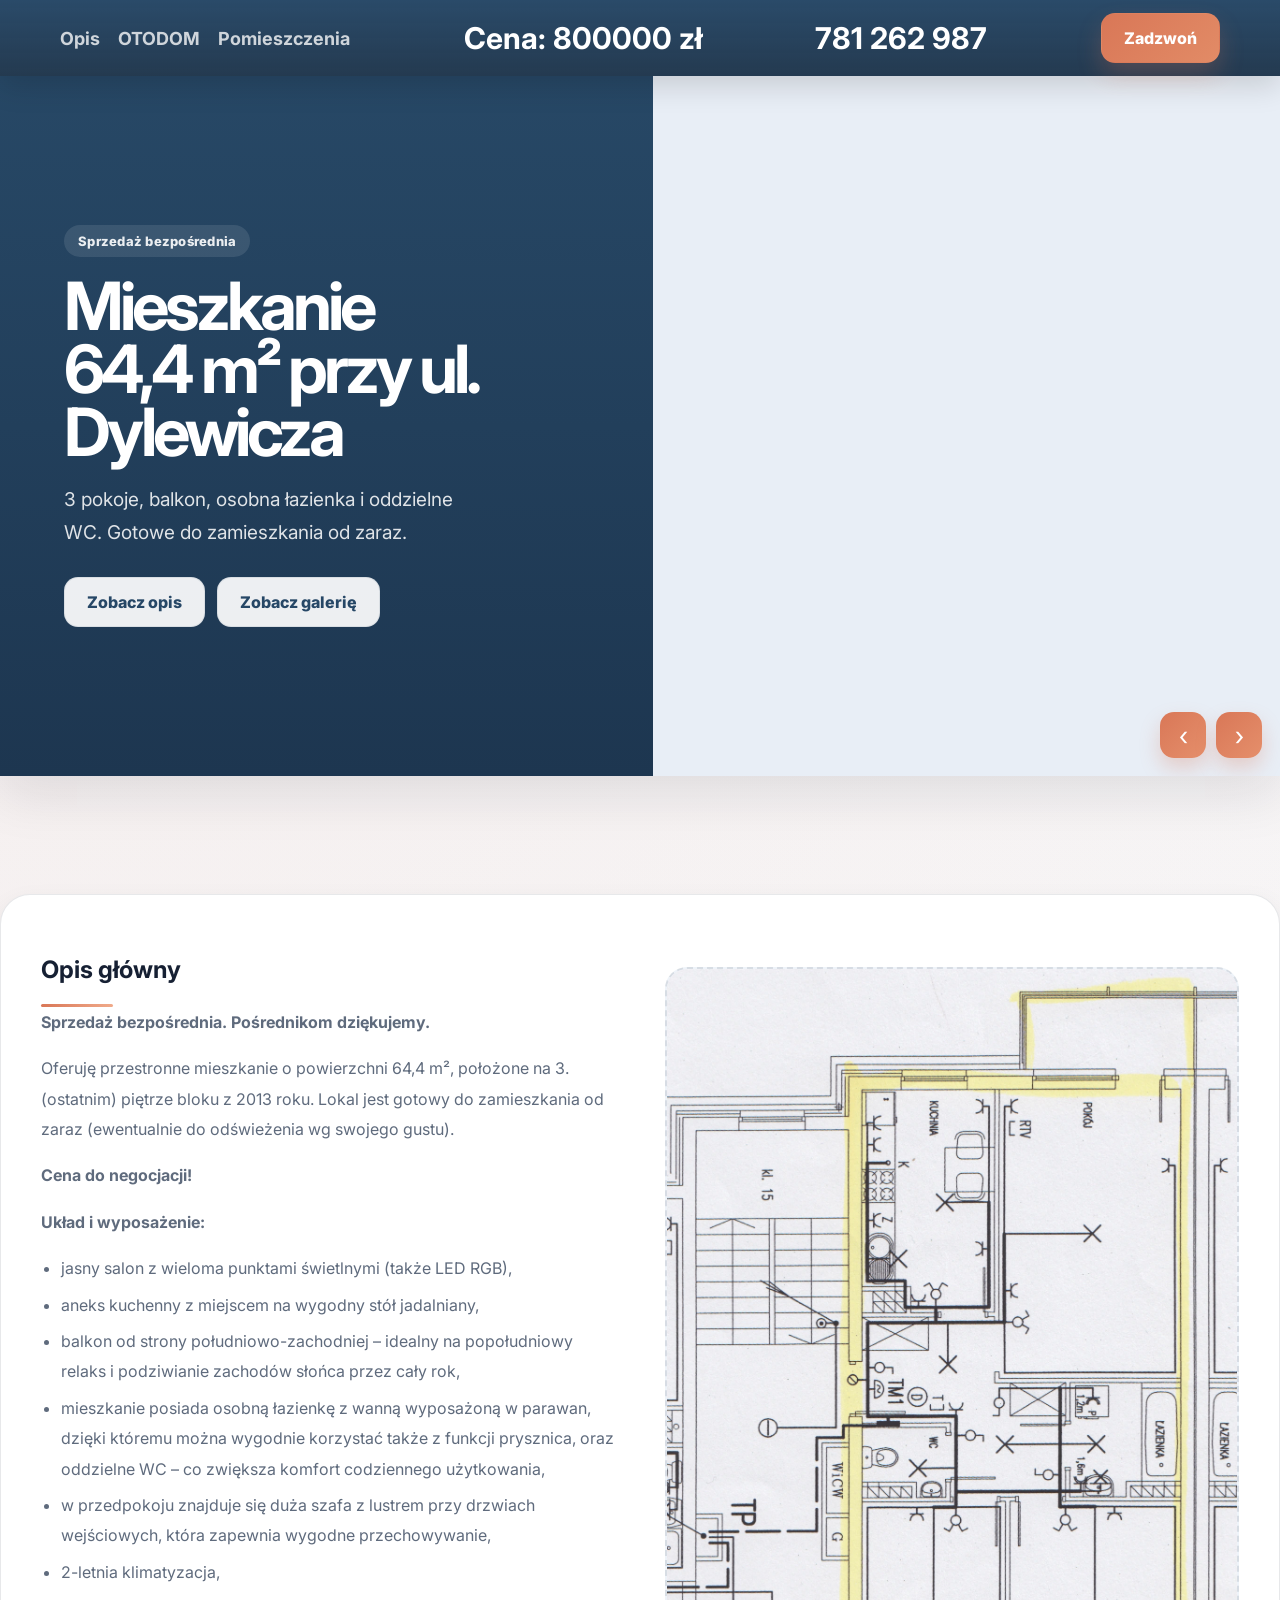
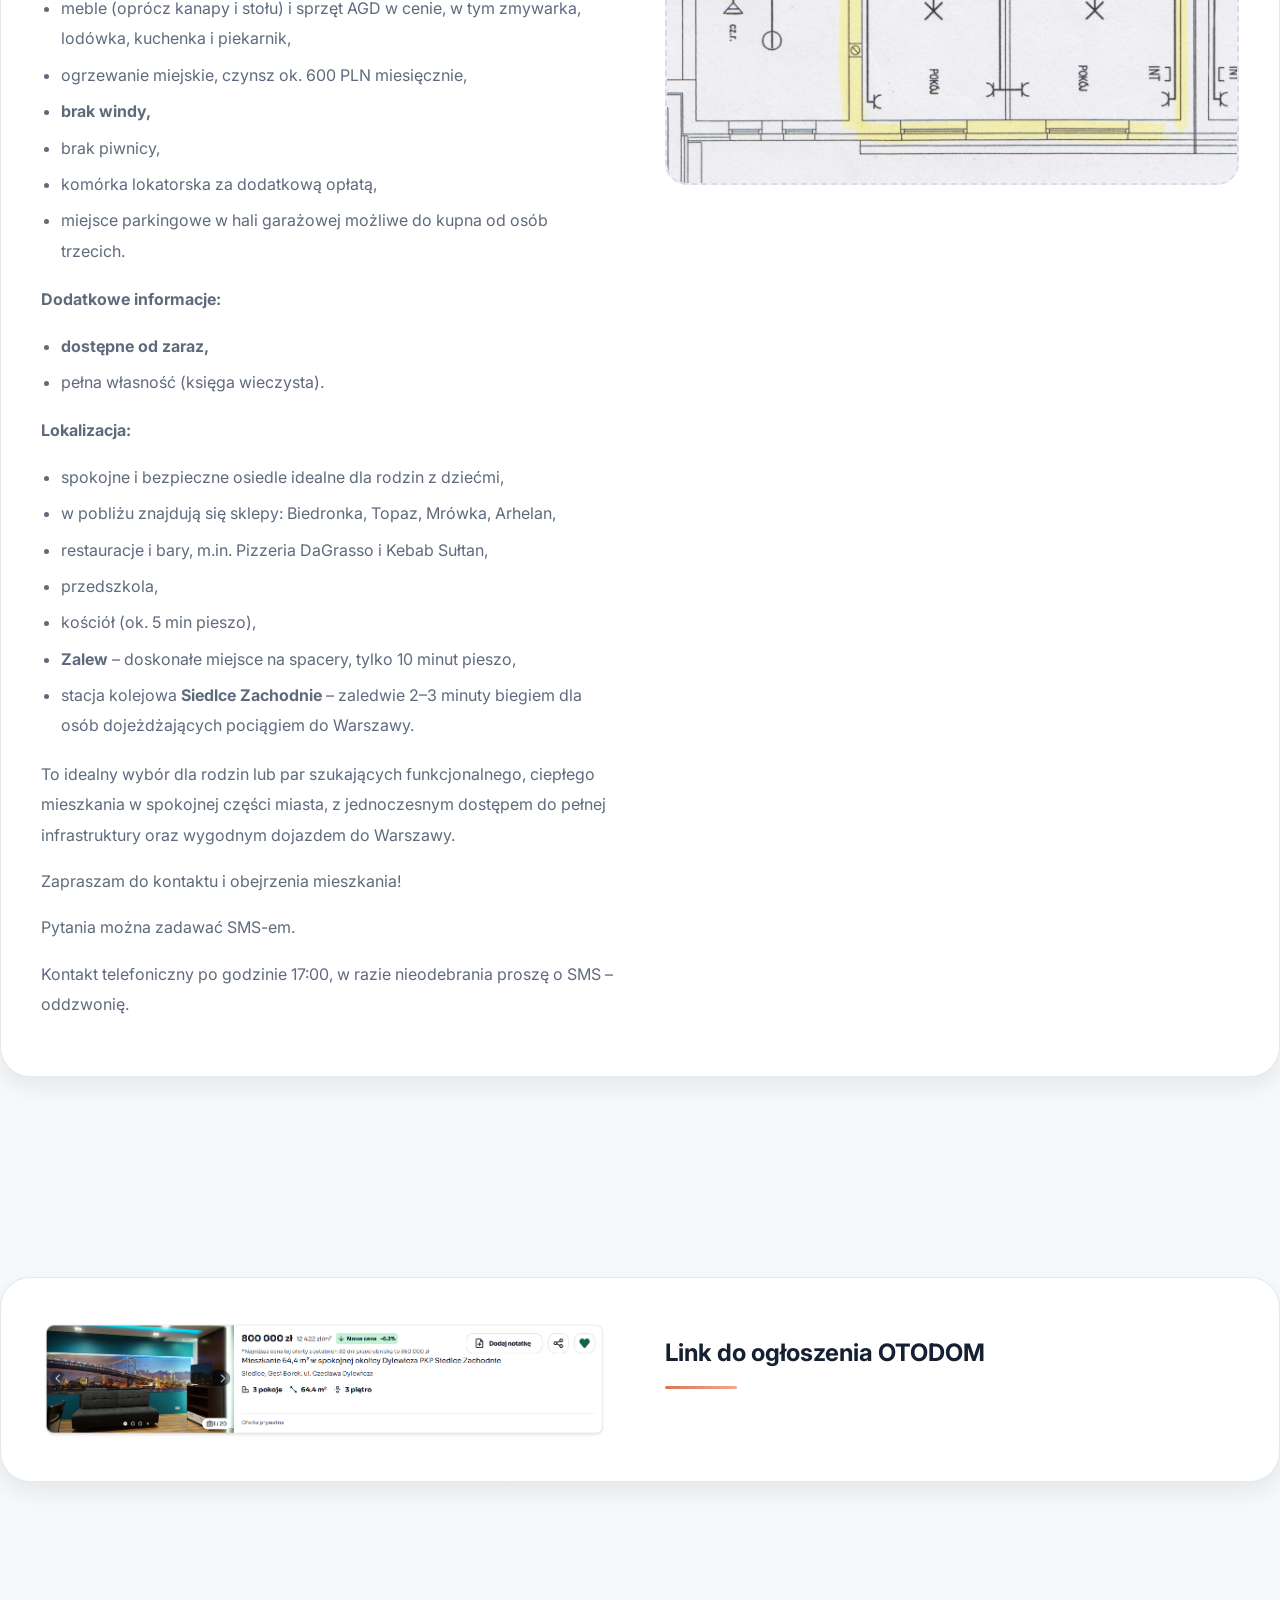
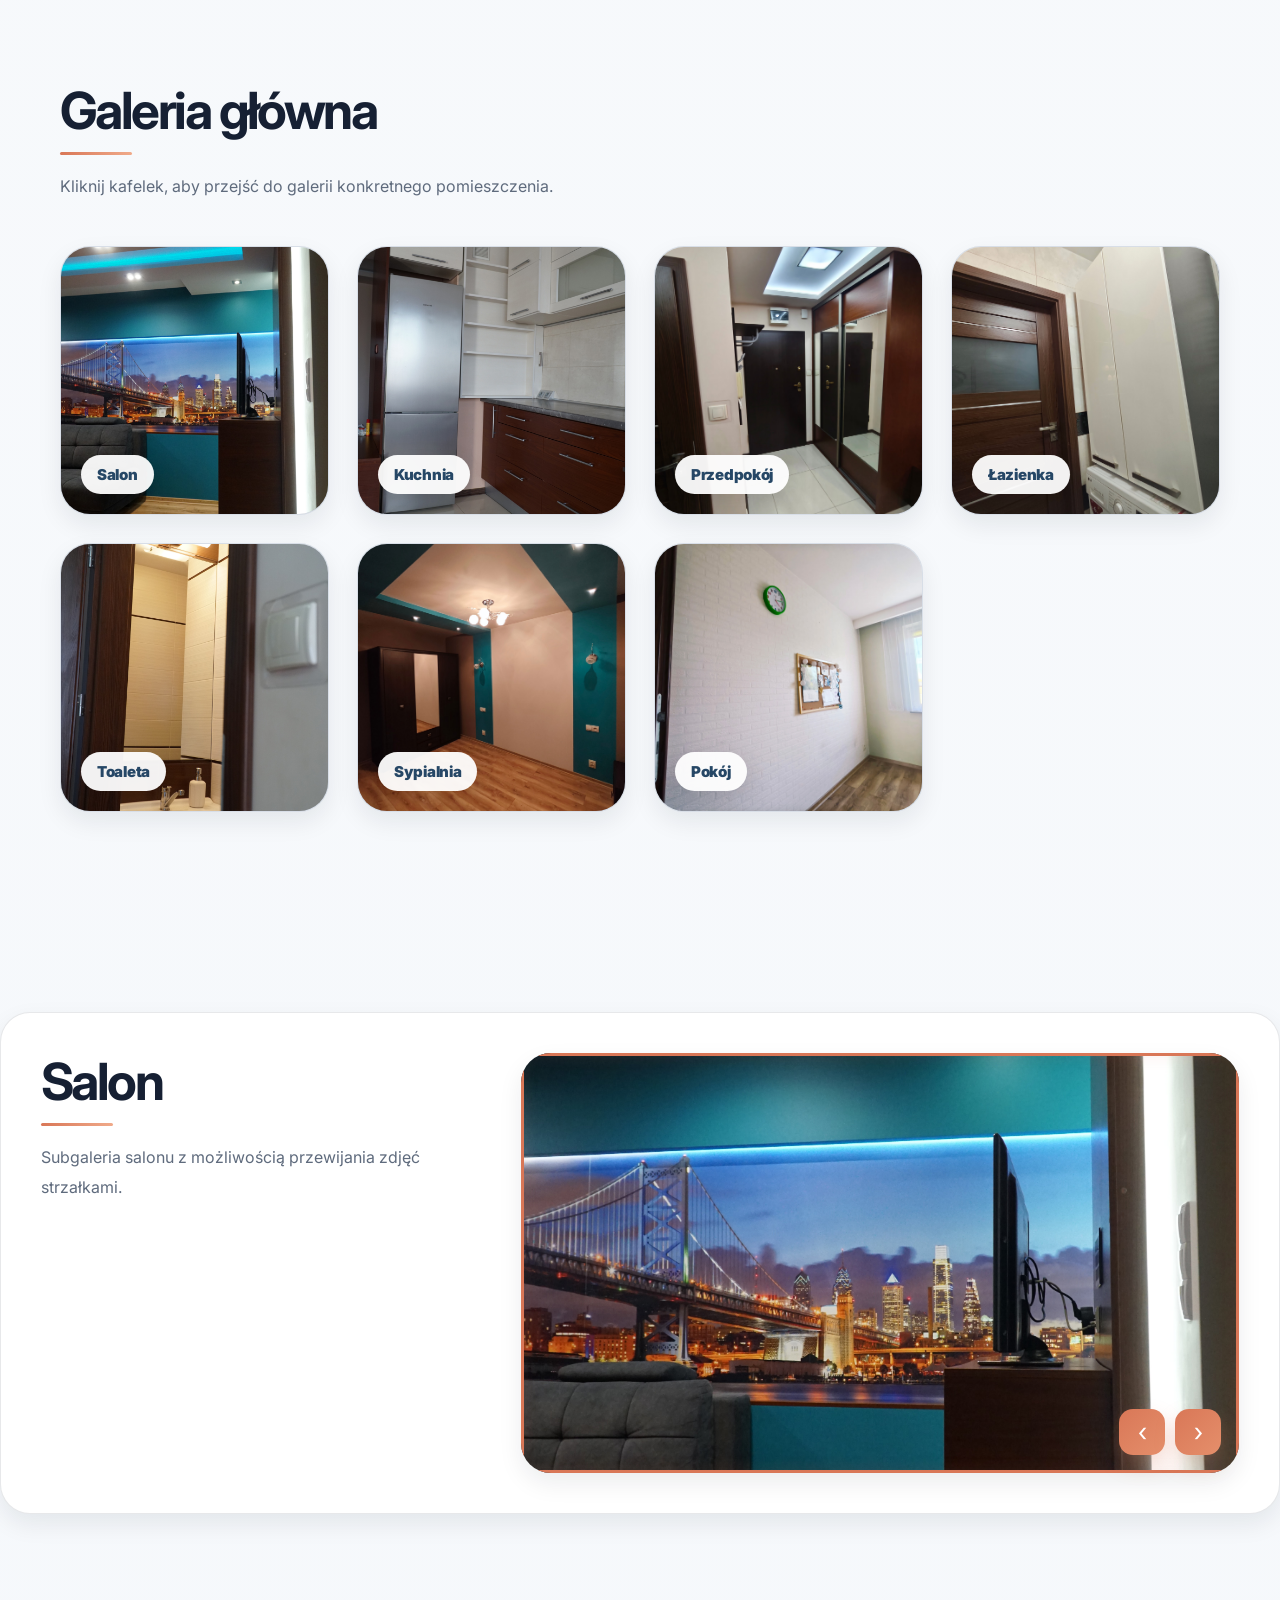
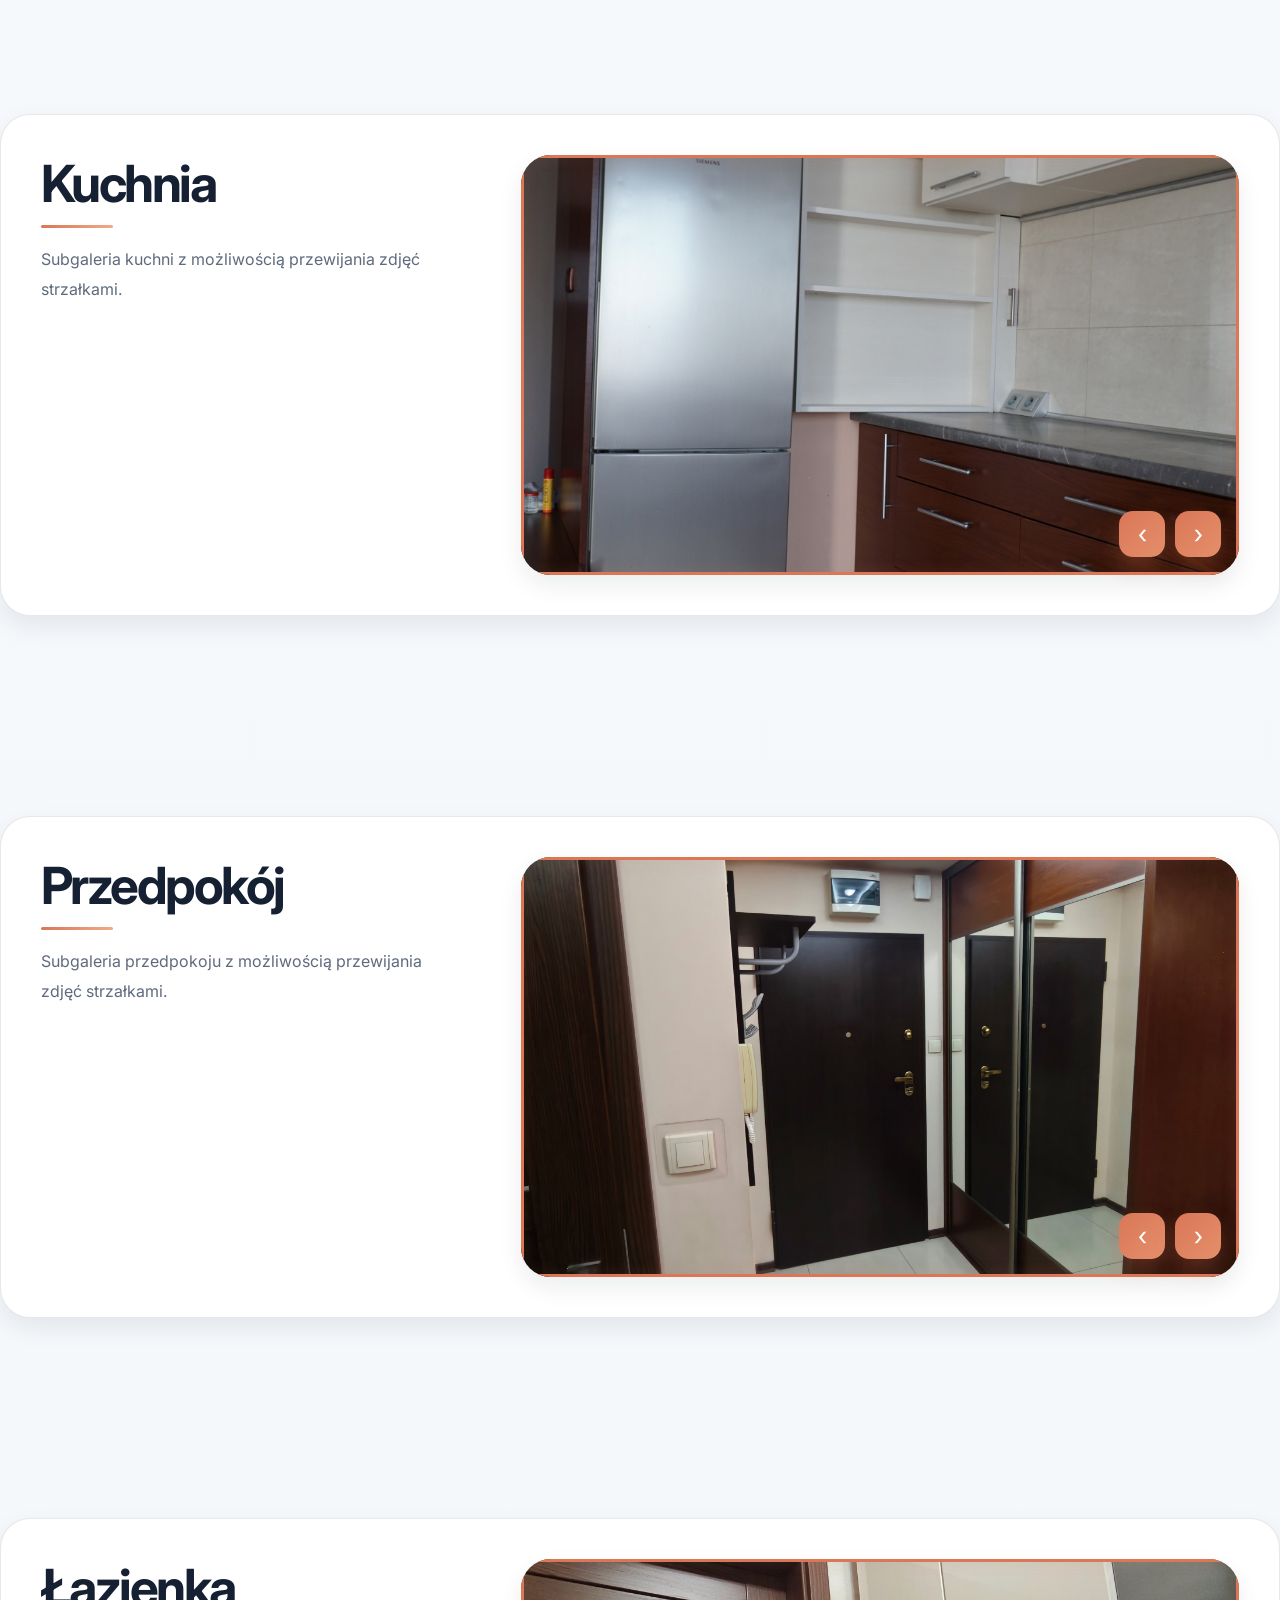
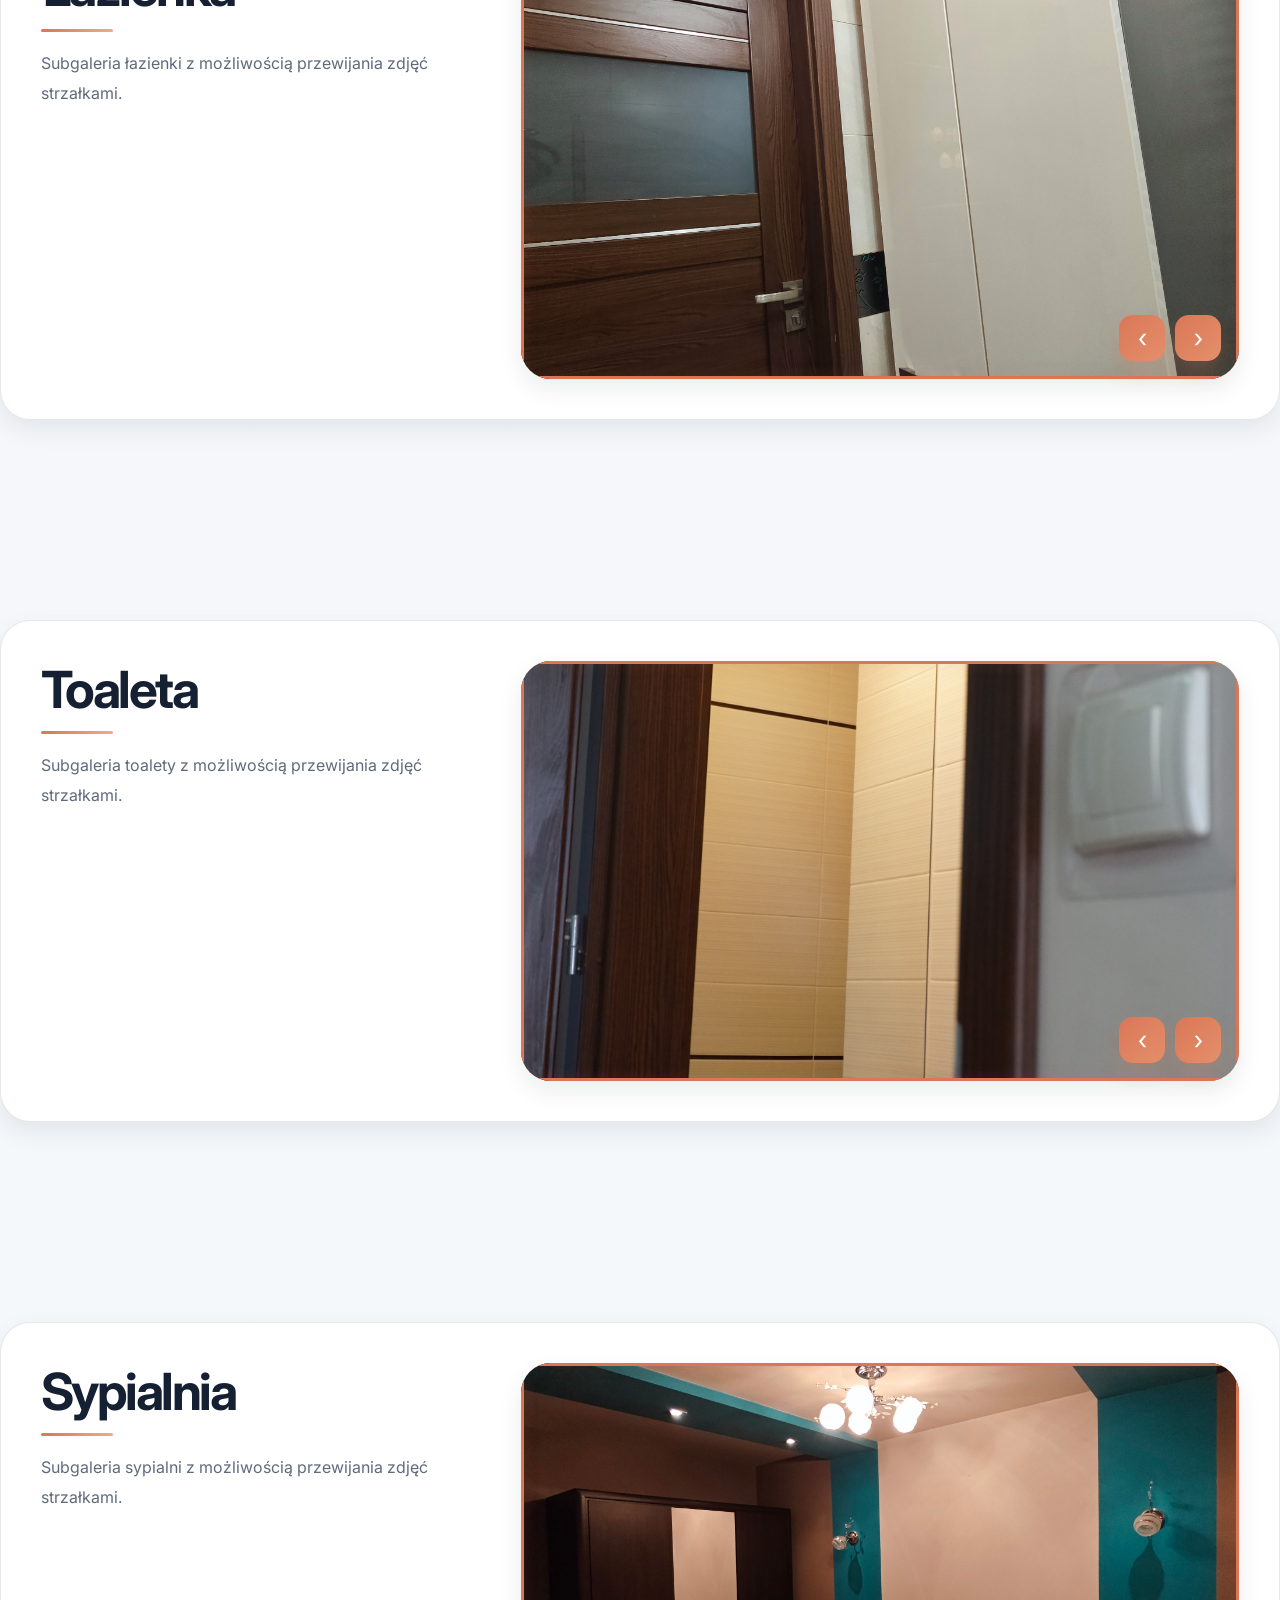
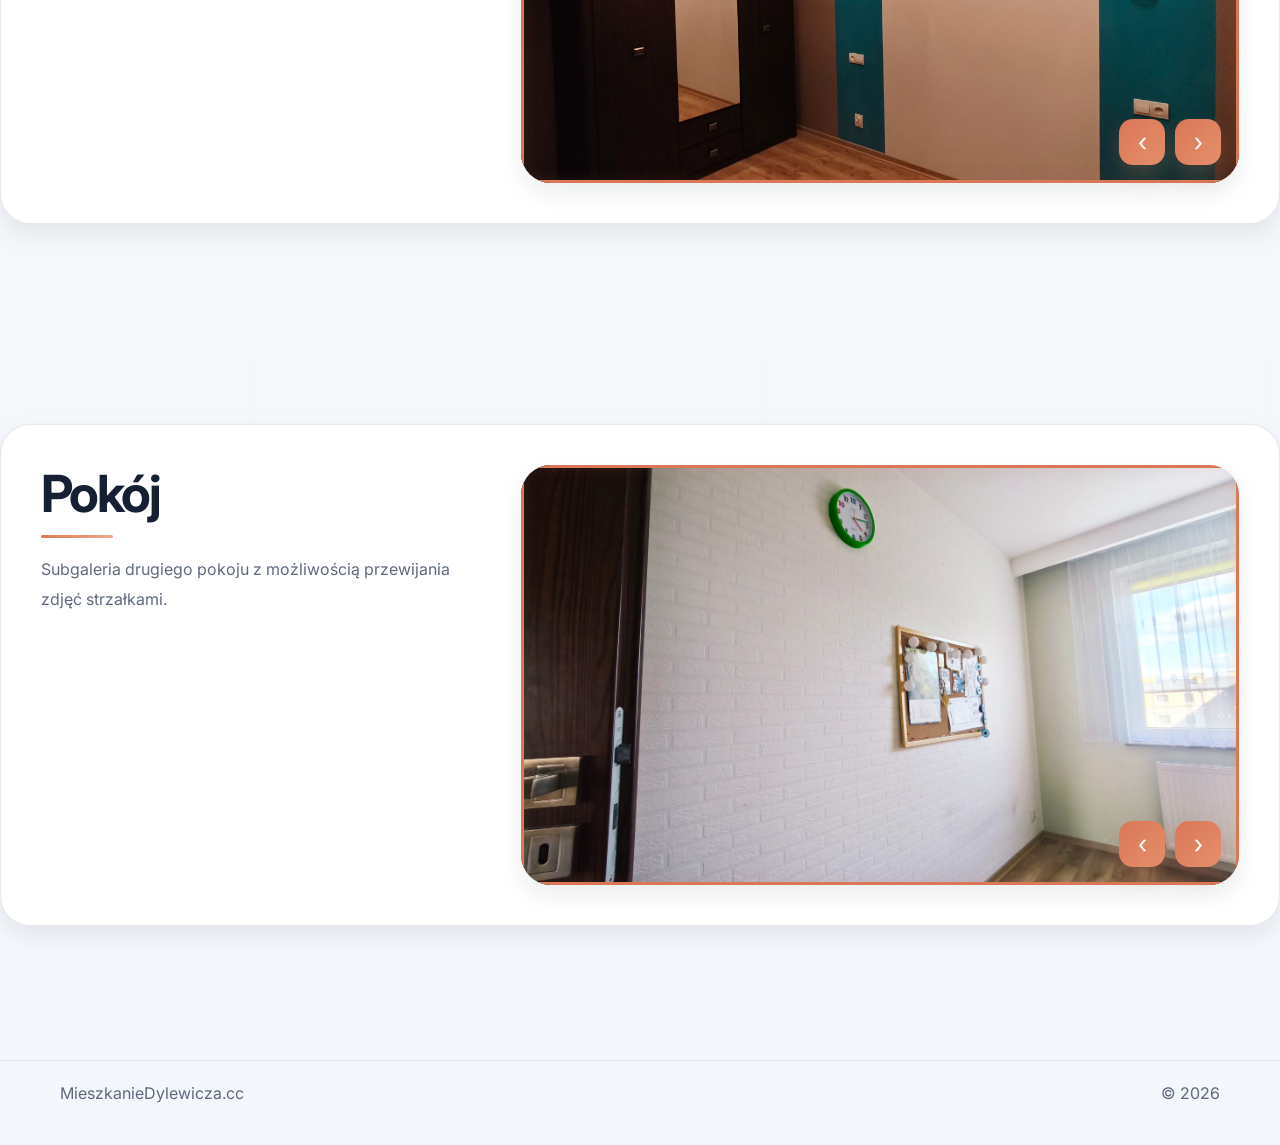
<file: index.html>
<!doctype html>
<html lang="pl">
<head>
  <meta charset="UTF-8" />
  <meta name="viewport" content="width=device-width, initial-scale=1.0" />
  <meta name="color-scheme" content="light" />
  <title>Mieszkanie 64,4 m² Dylewicza, Siedlce</title>
  <meta name="description" content="Mieszkanie 64,4 m² przy ul. Dylewicza w Siedlcach. 3 pokoje, balkon, osobna łazienka i oddzielne WC." />
  <meta property="og:title" content="Mieszkanie 64,4 m² przy ul. Dylewicza, Siedlce" />
  <meta property="og:description" content="Sprzedaż bezpośrednia mieszkania 64,4 m². 3 pokoje, balkon, osobna łazienka i oddzielne WC." />
  <meta property="og:type" content="website" />
  <meta property="og:url" content="https://beta.mieszkaniedylewicza.cc/" />
  <meta property="og:image" content="https://beta.mieszkaniedylewicza.cc/images/salon/salon-11.jpeg" />
  <meta name="twitter:card" content="summary_large_image" />
  <meta name="twitter:title" content="Mieszkanie 64,4 m² przy ul. Dylewicza, Siedlce" />
  <meta name="twitter:description" content="Sprzedaż bezpośrednia mieszkania 64,4 m². 3 pokoje, balkon, osobna łazienka i oddzielne WC." />
  <link rel="canonical" href="https://beta.mieszkaniedylewicza.cc/" />
  <link rel="preconnect" href="https://fonts.googleapis.com">
  <link rel="preconnect" href="https://fonts.gstatic.com" crossorigin>
  <link href="https://fonts.googleapis.com/css2?family=Inter:wght@400;500;600;700;800;900&display=swap" rel="stylesheet">
  <link rel="stylesheet" href="assets/css/style.css" />
</head>
<body>
  <div data-include="partials/hero.html"></div>
  <div data-include="partials/opis.html"></div>
  <div data-include="partials/otodom.html"></div>
  <div data-include="partials/selektor_galerii_pokoi.html"></div>
  <div data-include="partials/galeria_pokoi.html"></div>

  <div data-include="partials/footer.html"></div>
  <div data-include="partials/lightbox.html"></div>

  <script src="assets/js/includes.js"></script>
  <script src="assets/js/main.js"></script>
  <script src="assets/js/gallery.js"></script>
</body>
</html>
</file>
<file: assets/css/style.css>
:root {
  --bg: #f4f7fb;
  --surface: #ffffff;
  --surface-2: #eef3f9;
  --text: #162033;
  --muted: #5f6b7d;
  --line: rgba(22, 32, 51, 0.10);
  --primary: #264766;
  --primary-2: #355f84;
  --accent: #d97757;
  --accent-2: #f2c6ad;
  --shadow: 0 18px 50px rgba(16, 24, 40, 0.10);
  --shadow-soft: 0 10px 24px rgba(16, 24, 40, 0.08);
  --radius-xl: 30px;
  --radius-lg: 22px;
  --radius-md: 16px;
  --radius-sm: 12px;
  --max: 100%;
  --max-content: 100%;
  --padding: clamp(16px, 5vw, 60px);
}

* { box-sizing: border-box; }
html { scroll-behavior: smooth; }
body {
  margin: 0;
  font-family: Inter, Arial, sans-serif;
  color: var(--text);
  background:
    radial-gradient(circle at top left, rgba(217,119,87,0.10), transparent 28%),
    linear-gradient(180deg, #f8fafc 0%, var(--bg) 100%);
  overflow-x: hidden;
}
a { color: inherit; text-decoration: none; }
img { display: block; width: 100%; height: auto; }
button, input, textarea, select { font: inherit; }
::selection { background: rgba(217,119,87,0.22); }

.wrap {
  width: 100%;
  max-width: var(--max-content);
  margin: 0 auto;
  padding: 0 var(--padding);
}
.wrap-hero {
  width: 100%;
  max-width: var(--max-content);
  margin: 0 auto;
  /* padding: 0 var(--padding); */
}
.section {
  width: 100vw;
  position: relative;
  left: 50%;
  right: 50%;
  margin-left: -50vw;
  margin-right: -50vw;
  padding: clamp(40px, 8vw, 100px) 0;
}

.topbar {
  position: sticky;
  top: 0;
  z-index: 50;
  width: 100%;
  background: linear-gradient(180deg, rgba(38,71,102,0.98), rgba(27,50,73,0.96));
  backdrop-filter: blur(12px);
  color: #fff;
  box-shadow: 0 10px 30px rgba(0,0,0,0.14);
}
.topbar-inner {
  width: 100%;
  max-width: var(--max-content);
  margin: 0 auto;
  padding: 0 var(--padding);
  min-height: 76px;
  display: flex;
  align-items: center;
  justify-content: space-between;
  gap: 16px;
  position: relative;
}
.brand {
  display: inline-flex;
  align-items: center;
  gap: 12px;
  font-weight: 900;
  letter-spacing: -0.02em;
  white-space: nowrap;
}
.brand-mark {
  width: 40px;
  height: 40px;
  display: grid;
  place-items: center;
  border-radius: 999px;
  background: linear-gradient(135deg, var(--accent) 0%, #ef9f7d 100%);
  color: #fff;
  box-shadow: 0 10px 20px rgba(217,119,87,0.30);
}
.menu {
  display: flex;
  align-items: center;
  gap: 18px;
  flex-wrap: wrap;
  justify-content: center;
  color: rgba(255,255,255,0.78);
  font-weight: 700;
  font-size: 18px;
}
.menu a:hover, .menu a.active { color: #fff; }
.menu-toggle {
  display: none;
  border: 0;
  background: transparent;
  color: #fff;
  font-size: 26px;
  cursor: pointer;
  padding: 12px;
}
.menu-toggle:focus-visible,
button:focus-visible,
a:focus-visible {
  outline: 3px solid rgba(255,255,255,0.85);
  outline-offset: 2px;
}
.menu.open {
  position: absolute;
  top: calc(100% + 12px);
  right: 16px;
  left: 16px;
  display: flex;
  flex-direction: column;
  gap: 12px;
  padding: 18px 20px;
  background: rgba(19, 40, 61, 0.96);
  border-radius: 22px;
  box-shadow: 0 24px 60px rgba(0,0,0,0.18);
}
.menu.open a {
  color: rgba(255,255,255,0.92);
}
.menu.open a.active,
.menu.open a:hover {
  color: #fff;
}
.phone-pill {
  display: inline-flex;
  align-items: center;
  gap: 8px;
  font-size: 30px;
  font-weight: 700;
  white-space: nowrap;
  color: #fff;
}
.book-btn, .ghost-btn, .cta-btn {
  display: inline-flex;
  align-items: center;
  justify-content: center;
  gap: 10px;
  padding: 14px 22px;
  border-radius: 14px;
  font-weight: 800;
  border: 1px solid transparent;
  transition: transform .2s ease, box-shadow .2s ease, background .2s ease, color .2s ease, border-color .2s ease;
}
.book-btn, .cta-btn {
  background: linear-gradient(135deg, var(--accent) 0%, #e28b66 100%);
  color: #fff;
  box-shadow: 0 12px 24px rgba(217,119,87,0.24);
}
.ghost-btn {
  background: rgba(255,255,255,0.92);
  color: var(--primary);
  border-color: rgba(38,71,102,0.10);
}
.book-btn:hover, .ghost-btn:hover, .cta-btn:hover {
  transform: translateY(-1px);
  box-shadow: 0 14px 30px rgba(16, 24, 40, 0.14);
}

.hero {
  padding: 0 0 18px;
}
.hero-grid {
  display: grid;
  grid-template-columns: 1.02fr .98fr;
  min-height: clamp(460px, 56vw, 700px);
  overflow: hidden;
  /* border-radius: var(--radius-xl); */
  box-shadow: var(--shadow);
}
.hero-copy {
  background: linear-gradient(180deg, #274866 0%, #1d3650 100%);
  color: #fff;
  padding: clamp(42px, 5vw, 78px);
  display: flex;
  flex-direction: column;
  justify-content: center;
}
.eyebrow {
  display: inline-flex;
  align-items: center;
  gap: 8px;
  width: fit-content;
  padding: 8px 14px;
  border-radius: 999px;
  background: rgba(255,255,255,0.10);
  color: rgba(255,255,255,0.90);
  font-size: 13px;
  font-weight: 800;
  letter-spacing: .02em;
  margin-bottom: 18px;
}
.hero h1 {
  margin: 0;
  font-size: clamp(40px, 5.2vw, 68px);
  line-height: .95;
  letter-spacing: -0.06em;
  max-width: 10ch;
}
.lead {
  margin: 18px 0 0;
  font-size: clamp(16px, 1.8vw, 19px);
  line-height: 1.75;
  color: rgba(255,255,255,0.86);
  max-width: 34ch;
}
.hero-actions {
  margin-top: 28px;
  display: flex;
  flex-wrap: wrap;
  gap: 12px;
}
.hero-media, .hero-slider {
  position: relative;
  min-height: 100%;
  background: #e8eef6;
}
.hero-media img, .slide img {
  width: 100%;
  height: 100%;
  object-fit: cover;
}
.hero-arrows, .sub-controls {
  position: absolute;
  right: 18px;
  bottom: 18px;
  display: flex;
  gap: 10px;
  z-index: 2;
}
.arrow, .sub-btn {
  width: 46px;
  height: 46px;
  border: 0;
  border-radius: 14px;
  background: linear-gradient(135deg, var(--accent) 0%, #e58f6b 100%);
  color: #fff;
  display: grid;
  place-items: center;
  font-size: 26px;
  cursor: pointer;
  box-shadow: 0 10px 20px rgba(217,119,87,0.28);
}
.arrow:hover, .sub-btn:hover { filter: brightness(1.02); }
.slides, .subgallery-stage {
  position: relative;
  width: 100%;
  height: 100%;
}
.slide, .subslide {
  position: absolute;
  inset: 0;
  opacity: 0;
  transition: opacity .45s ease;
}
.slide.active, .subslide.active { 
  opacity: 1; 
}
.subslide.active::after {
  content: '';
  position: absolute;
  inset: 0;
  border: 3px solid var(--accent);
  border-radius: 4px;
  pointer-events: none;
  box-shadow: inset 0 0 16px rgba(217, 119, 87, 0.12);
  animation: slideIndicator .4s ease;
}
@keyframes slideIndicator {
  from {
    box-shadow: inset 0 0 20px rgba(217, 119, 87, 0.24);
  }
  to {
    box-shadow: inset 0 0 16px rgba(217, 119, 87, 0.12);
  }
}

.opis-card, .content-card {
  background: var(--surface);
  border-radius: var(--radius-xl);
  border: 1px solid var(--line);
  box-shadow: var(--shadow-soft);
  padding: clamp(22px, 5vw, 40px);
}
.opis-grid, .content-grid {
  display: grid;
  grid-template-columns: 1fr 1fr;
  gap: clamp(20px, 5vw, 50px);
  align-items: stretch;
}
.opis h2, .section-title {
  margin: 0;
  font-size: clamp(28px, 4vw, 52px);
  line-height: 1.1;
  letter-spacing: -0.05em;
}
.underline {
  width: 72px;
  height: 3px;
  border-radius: 999px;
  background: linear-gradient(90deg, var(--accent) 0%, #f0aa8a 100%);
  margin-top: 14px;
}
.opis-text, .text-block {
  color: var(--muted);
  font-size: 16px;
  line-height: 1.9;
}
.opis-text p, .text-block p { margin: 0 0 16px; }
.opis-text ul, .text-block ul {
  padding-left: 20px;
  margin: 10px 0 18px;
}
.opis-text li, .text-block li { margin: 6px 0; }

.floor-plans {
  display: grid;
  grid-template-columns: 1fr;
  gap: clamp(16px, 2vw, 24px);
  margin-top: 32px;
}
.floor-plan-placeholder {
  width: 100%;
  height: auto;
  /* aspect-ratio: 1; */
  background: var(--surface-2);
  border: 2px dashed var(--line);
  border-radius: var(--radius-lg);
  object-fit: cover;
}
.opis-text,.floor-plans {
  min-width: 0;
}
.room-tiles {
  display: grid;
  grid-template-columns: repeat(auto-fit, minmax(280px, 1fr));
  gap: clamp(16px, 2vw, 24px);
  width: 100%;
}
.room-tile {
  position: relative;
  display: flex;
  align-items: flex-end;
  justify-content: flex-start;
  aspect-ratio: 1;
  border-radius: var(--radius-xl);
  overflow: hidden;
  background: #eef4fb;
  border: 1px solid var(--line);
  box-shadow: var(--shadow-soft);
  text-decoration: none;
  color: inherit;
}
.room-image {
  position: absolute;
  inset: 0;
  background-size: cover;
  background-position: center;
}
.room-tile::before {
  content: '';
  position: absolute;
  inset: 0;
  background: linear-gradient(180deg, rgba(16,24,40,0.02) 0%, rgba(16,24,40,0.26) 100%);
}
.tile-overlay {
  position: relative;
  z-index: 1;
  display: flex;
  align-items: center;
  justify-content: flex-start;
  padding: 20px;
  width: 100%;
}
.tile-label {
  display: inline-flex;
  align-items: center;
  justify-content: center;
  padding: 10px 16px;
  border-radius: 999px;
  background: rgba(255,255,255,0.94);
  color: var(--primary);
  font-weight: 900;
  letter-spacing: -0.02em;
  font-size: 15px;
  box-shadow: 0 12px 28px rgba(0,0,0,0.12);
}
.tile-arrow {
  display: none;
}

.gallery-flex {
  display: grid;
  grid-template-columns: 1fr;
  gap: clamp(16px, 3vw, 28px);
  align-items: start;
}
.gallery-flex .intro-text-column {
  grid-column: 1;
  grid-row: 1;
}
.gallery-flex .room-tiles {
  grid-column: 1;
  grid-row: 2;
  display: grid;
  grid-template-columns: repeat(4, 1fr);
  gap: clamp(16px, 3vw, 28px);
}
.content-section .flex {
  display: grid;
  grid-template-columns: minmax(280px, 420px) 1fr;
  gap: clamp(22px, 5vw, 60px);
  align-items: start;
}
.subgallery-slider {
  position: relative;
  flex: 1 1 auto;
  min-width: 0;
}
.subgallery-stage {
  min-height: 420px;
  border-radius: var(--radius-xl);
  overflow: hidden;
  background: #e8eef6;
  box-shadow: var(--shadow-soft);
}
.subslide img {
  width: 100%;
  height: 100%;
  object-fit: cover;
  cursor: zoom-in;
}

.footer {
  padding: 34px 0 42px;
  color: var(--muted);
}
.footer-inner {
  border-top: 1px solid var(--line);
  padding-top: 22px;
  display: flex;
  justify-content: space-between;
  gap: 16px;
  flex-wrap: wrap;
}

@media (max-width: 1024px) {
  :root {
    --padding: clamp(16px, 4vw, 40px);
  }
  .hero-grid {
    grid-template-columns: 1fr;
    min-height: auto;
  }
  .hero-copy {
    min-height: 360px;
  }
  .hero-media, .hero-slider {
    min-height: 320px;
  }
}

@media (max-width: 768px) {
  :root {
    --padding: clamp(14px, 4vw, 24px);
  }
  .topbar-inner {
    flex-wrap: wrap;
    padding: 12px var(--padding);
    min-height: 66px;
  }
  .menu {
    display: none;
  }
  .menu-toggle {
    display: inline-grid;
    place-items: center;
  }
  .menu.is-open {
    display: flex;
  }
  .hero-grid, .opis-grid, .content-grid {
    grid-template-columns: 1fr;
  }
  .gallery-flex {
    grid-template-columns: 1fr;
  }
  .gallery-flex .intro-text-column {
    grid-column: 1;
    grid-row: auto;
    margin-bottom: 20px;
  }
  .gallery-flex .room-tiles {
    grid-column: 1;
    grid-row: auto;
    display: grid;
    grid-template-columns: repeat(auto-fit, minmax(240px, 1fr));
    gap: clamp(12px, 2vw, 16px);
  }
  .content-section .flex {
    grid-template-columns: 1fr;
  }
  .hero-copy {
    padding: 28px 20px;
    min-height: 300px;
  }
  .hero h1 {
    font-size: clamp(32px, 7vw, 48px);
    max-width: none;
  }
  .lead {
    max-width: none;
    font-size: 15px;
  }
  .hero-media {
    min-height: 280px;
  }
  .hero-arrows, .sub-controls {
    right: 12px;
    bottom: 12px;
  }
  .opis-card, .content-card {
    padding: 20px clamp(14px, 4vw, 24px);
  }
  .subgallery-stage {
    min-height: 260px;
    border-radius: 20px;
  }
  .room-tiles {
    grid-template-columns: repeat(auto-fit, minmax(240px, 1fr));
    gap: clamp(12px, 2vw, 16px);
  }
  .tile-label {
    font-size: 14px;
    padding: 8px 14px;
  }
  .book-btn, .ghost-btn, .cta-btn {
    padding: 12px 18px;
    font-size: 14px;
  }
  .floor-plans {
    grid-template-columns: 1fr;
  }
}

@media (max-width: 480px) {
  :root {
    --padding: 12px;
  }
  .topbar-inner {
    min-height: 60px;
    gap: 12px;
    padding: 8px var(--padding);
  }
  .brand {
    font-size: 13px;
  }
  .brand-mark {
    width: 36px;
    height: 36px;
  }
  .gallery-flex {
    grid-template-columns: 1fr;
  }
  .gallery-flex .intro-text-column {
    grid-column: 1;
    grid-row: auto;
    margin-bottom: 16px;
  }
  .gallery-flex .room-tiles {
    grid-column: 1;
    grid-row: auto;
  }
  .hero-copy {
    padding: 24px 16px;
    min-height: 280px;
  }
  .hero h1 {
    font-size: clamp(28px, 8vw, 40px);
  }
  .lead {
    font-size: 14px;
    line-height: 1.6;
  }
  .hero-media {
    min-height: 240px;
  }
  .section {
    padding: clamp(30px, 6vw, 60px) 0;
  }
  .opis h2, .section-title {
    font-size: clamp(24px, 5vw, 36px);
  }
  .underline {
    width: 60px;
  }
  .room-tiles {
    grid-template-columns: repeat(auto-fit, minmax(200px, 1fr));
    gap: 10px;
  }
  .tile-label {
    font-size: 13px;
    padding: 8px 12px;
  }
  .subgallery-stage {
    min-height: 220px;
  }
}

.section {
  scroll-margin-top: 96px;
}
</file>
